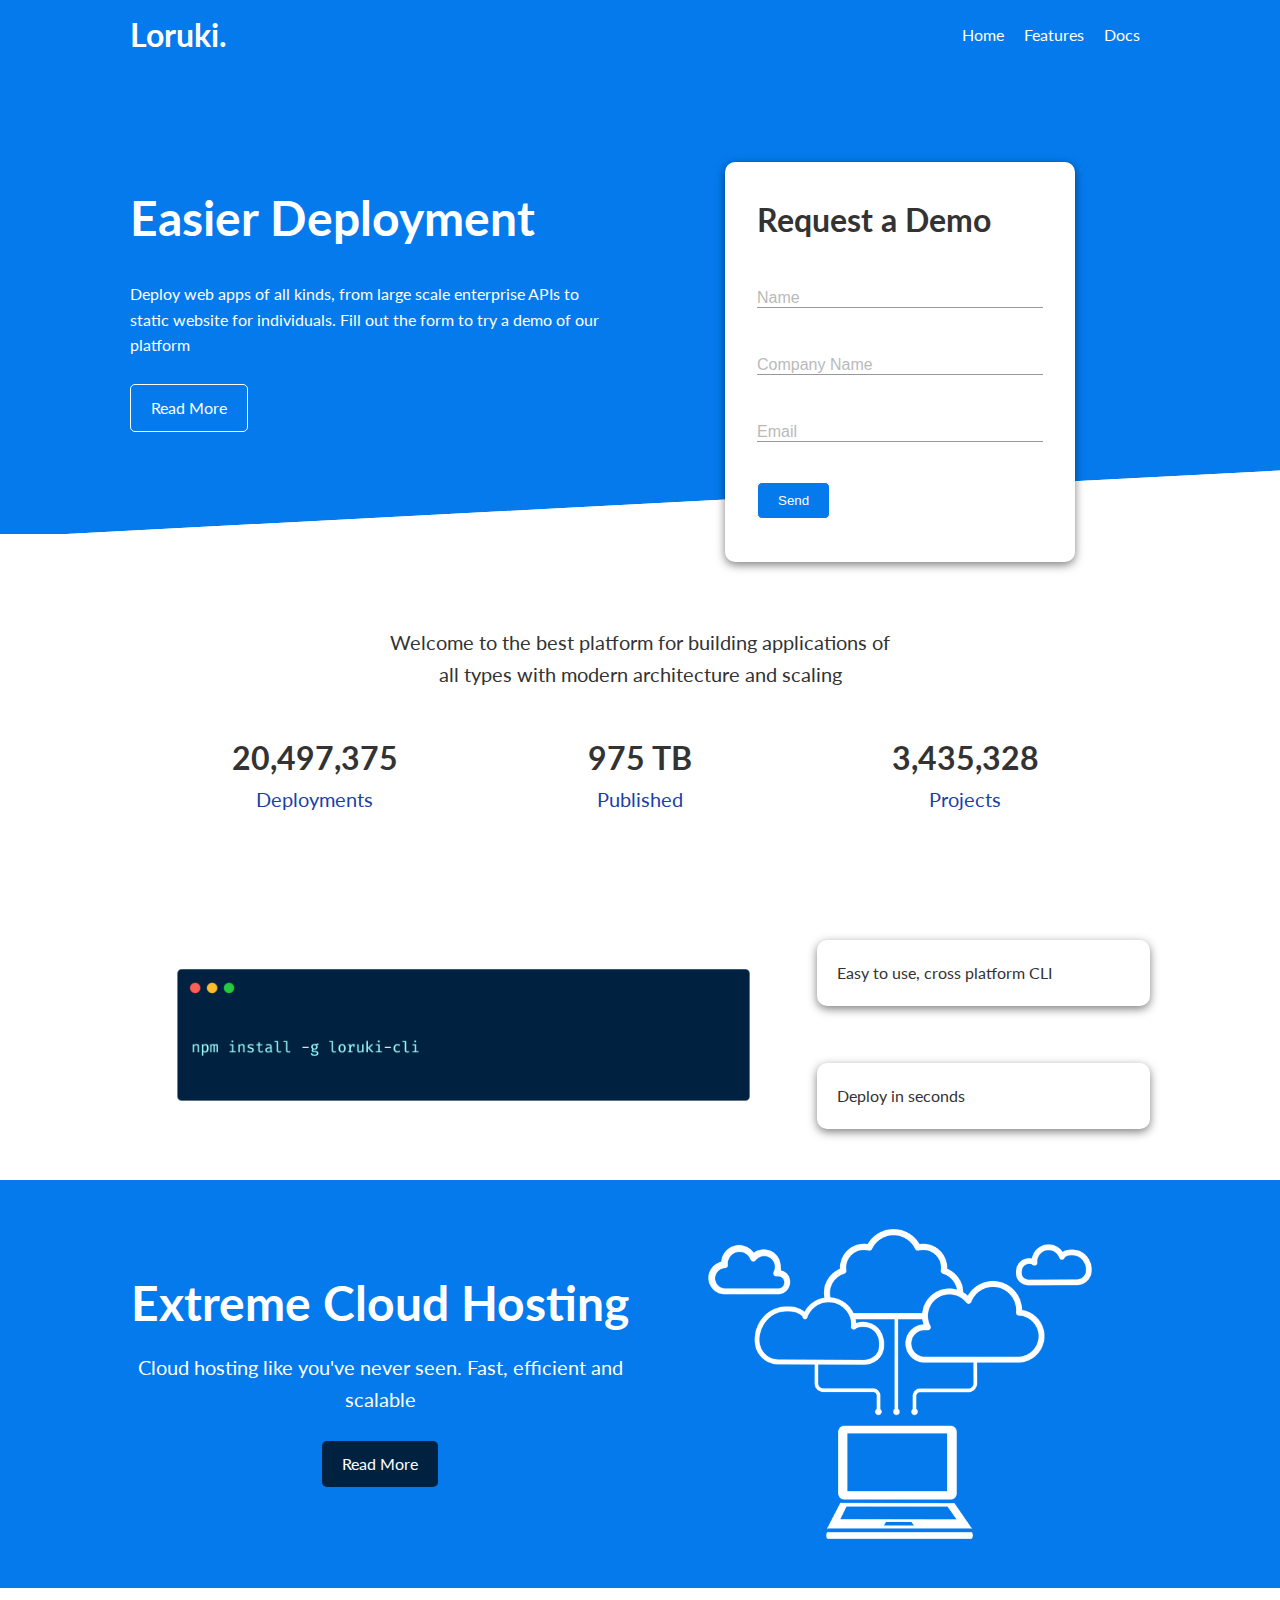
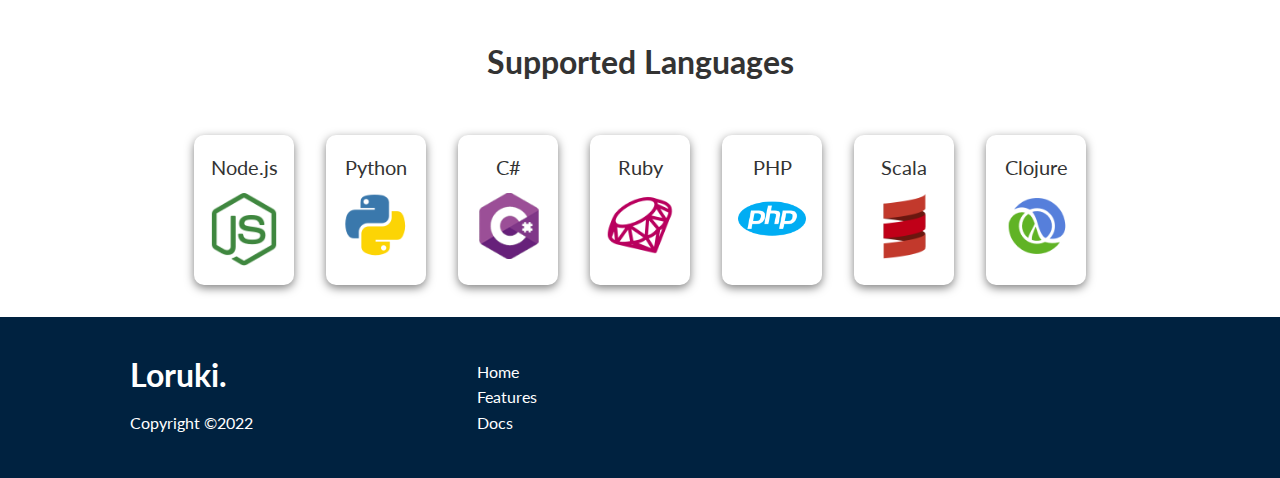
<file: index.html>
<!DOCTYPE html>
<html lang="en">
  <head>
    <meta charset="UTF-8" />
    <meta http-equiv="X-UA-Compatible" content="IE=edge" />
    <meta name="viewport" content="width=device-width, initial-scale=1.0" />
    <title>Loruki | Cloud Hosting For Everyone</title>
    <link
      rel="stylesheet"
      href="https://cdnjs.cloudflare.com/ajax/libs/font-awesome/6.2.1/css/all.min.css"
      integrity="sha512-MV7K8+y+gLIBoVD59lQIYicR65iaqukzvf/nwasF0nqhPay5w/9lJmVM2hMDcnK1OnMGCdVK+iQrJ7lzPJQd1w=="
      crossorigin="anonymous"
      referrerpolicy="no-referrer"
    />
    <link rel="stylesheet" href="/css/utilities.css" />
    <link rel="stylesheet" href="/css/style.css" />
  </head>
  <body>
    <!-- Navbar -->
    <div class="navbar bg-primary">
      <div class="container flex">
        <h1>Loruki.</h1>
        <nav>
          <ul class="flex">
            <li><a href="index.html">Home</a></li>
            <li><a href="features.html">Features</a></li>
            <li><a href="docs.html">Docs</a></li>
          </ul>
        </nav>
      </div>
    </div>
    <!-- Home Main -->
    <section class="home-main bg-primary">
      <div class="container grid">
        <div class="home-main-text">
          <h1 class="lg my-2">Easier Deployment</h1>
          <p>
            Deploy web apps of all kinds, from large scale enterprise APIs to
            static website for individuals. Fill out the form to try a demo of
            our platform
          </p>
          <div>
            <a href="features.html" class="btn btn-primary my-1">Read More</a>
          </div>
        </div>
        <div class="home-main-form card m-3 p-3">
          <h1>Request a Demo</h1>
          <form
            name="contact"
            method="POST"
            netlify-honeypot="bot-field"
            data-netlify="true"
          >
            <input type="hidden" name="form-name" value="contact" />
            <p class="hidden">
              <label
                >Don't fill this out if you're human: <input name="bot-field"
              /></label>
            </p>
            <div class="form-control">
              <input
                type="text"
                placeholder="Name"
                name="name"
                required
                class="sm my-2"
              />
            </div>
            <div class="form-control">
              <input
                type="text"
                placeholder="Company Name"
                name="companyname"
                required
                class="sm my-2"
              />
            </div>
            <div class="form-control">
              <input
                type="email"
                placeholder="Email"
                name="email"
                required
                class="sm my-2"
              />
            </div>
            <input type="submit" value="Send" class="btn btn-primary my-1" />
          </form>
        </div>
      </div>
    </section>
    <!-- Stats -->
    <section class="stats py-3">
      <div class="container">
        <div class="stats-text">
          <p class="text-center lead">
            Welcome to the best platform for building applications of all types
            with modern architecture and scaling
          </p>
        </div>
        <div class="grid grid-3 p-3 text-center">
          <div>
            <i class="fas fa-server fa-3x"></i>
            <h1>20,497,375</h1>
            <p class="text-secondary lead">Deployments</p>
          </div>
          <div>
            <i class="fas fa-upload fa-3x"></i>
            <h1>975 TB</h1>
            <p class="text-secondary lead">Published</p>
          </div>
          <div>
            <i class="fas fa-project-diagram fa-3x"></i>
            <h1>3,435,328</h1>
            <p class="text-secondary lead">Projects</p>
          </div>
        </div>
      </div>
    </section>
    <!-- CLI -->
    <section class="cli py-3">
      <div class="container grid">
        <img src="/images/cli.png" alt="cli" />
        <div class="card my-1">
          <p>Easy to use, cross platform CLI</p>
        </div>
        <div class="card my-1">
          <p>Deploy in seconds</p>
        </div>
      </div>
    </section>
    <!-- Cloud -->
    <section class="cloud py-3 text-center bg-primary">
      <div class="container grid">
        <div class="cloud-text">
          <h1 class="lg">Extreme Cloud Hosting</h1>
          <p class="lead">
            Cloud hosting like you've never seen. Fast, efficient and scalable
          </p>
          <a href="features.html" class="btn btn-dark m-1">Read More</a>
        </div>
        <img src="/images/cloud.png" alt="" />
      </div>
    </section>
    <!-- Languages -->
    <section class="language py-1">
      <div class="container">
        <h1 class="text-center py-3 md">Supported Languages</h1>
        <div class="language-cards flex">
          <div class="card p-1 m-1 text-center lead">
            <p>Node.js</p>
            <img src="/images/logos/node.png" alt="" />
          </div>
          <div class="card p-1 m-1 text-center lead">
            <p>Python</p>
            <img src="/images/logos/python.png" alt="" />
          </div>
          <div class="card p-1 m-1 text-center lead">
            <p>C#</p>
            <img src="/images/logos/csharp.png" alt="" />
          </div>
          <div class="card p-1 m-1 text-center lead">
            <p>Ruby</p>
            <img src="/images/logos/ruby.png" alt="" />
          </div>
          <div class="card p-1 m-1 text-center lead">
            <p>PHP</p>
            <img src="/images/logos/php.png" alt="" />
          </div>
          <div class="card p-1 m-1 text-center lead">
            <p>Scala</p>
            <img src="/images/logos/scala.png" alt="" />
          </div>
          <div class="card p-1 m-1 text-center lead">
            <p>Clojure</p>
            <img src="/images/logos/clojure.png" alt="" />
          </div>
        </div>
      </div>
    </section>
    <!-- Footer -->
    <footer class="footer py-3 bg-dark">
      <div class="container grid">
        <div>
          <h1>Loruki.</h1>
          <p>Copyright &copy;2022</p>
        </div>
        <nav>
          <ul>
            <li><a href="index.html">Home</a></li>
            <li><a href="features.html">Features</a></li>
            <li><a href="docs.html">Docs</a></li>
          </ul>
        </nav>
        <div class="social">
          <a href="#">
            <i class="fab fa-github fa-2x"></i>
          </a>
          <a href="#">
            <i class="fab fa-facebook fa-2x"></i>
          </a>
          <a href="#">
            <i class="fab fa-instagram fa-2x"></i>
          </a>
          <a href="#">
            <i class="fab fa-twitter fa-2x"></i>
          </a>
        </div>
      </div>
    </footer>
  </body>
</html>
</file>
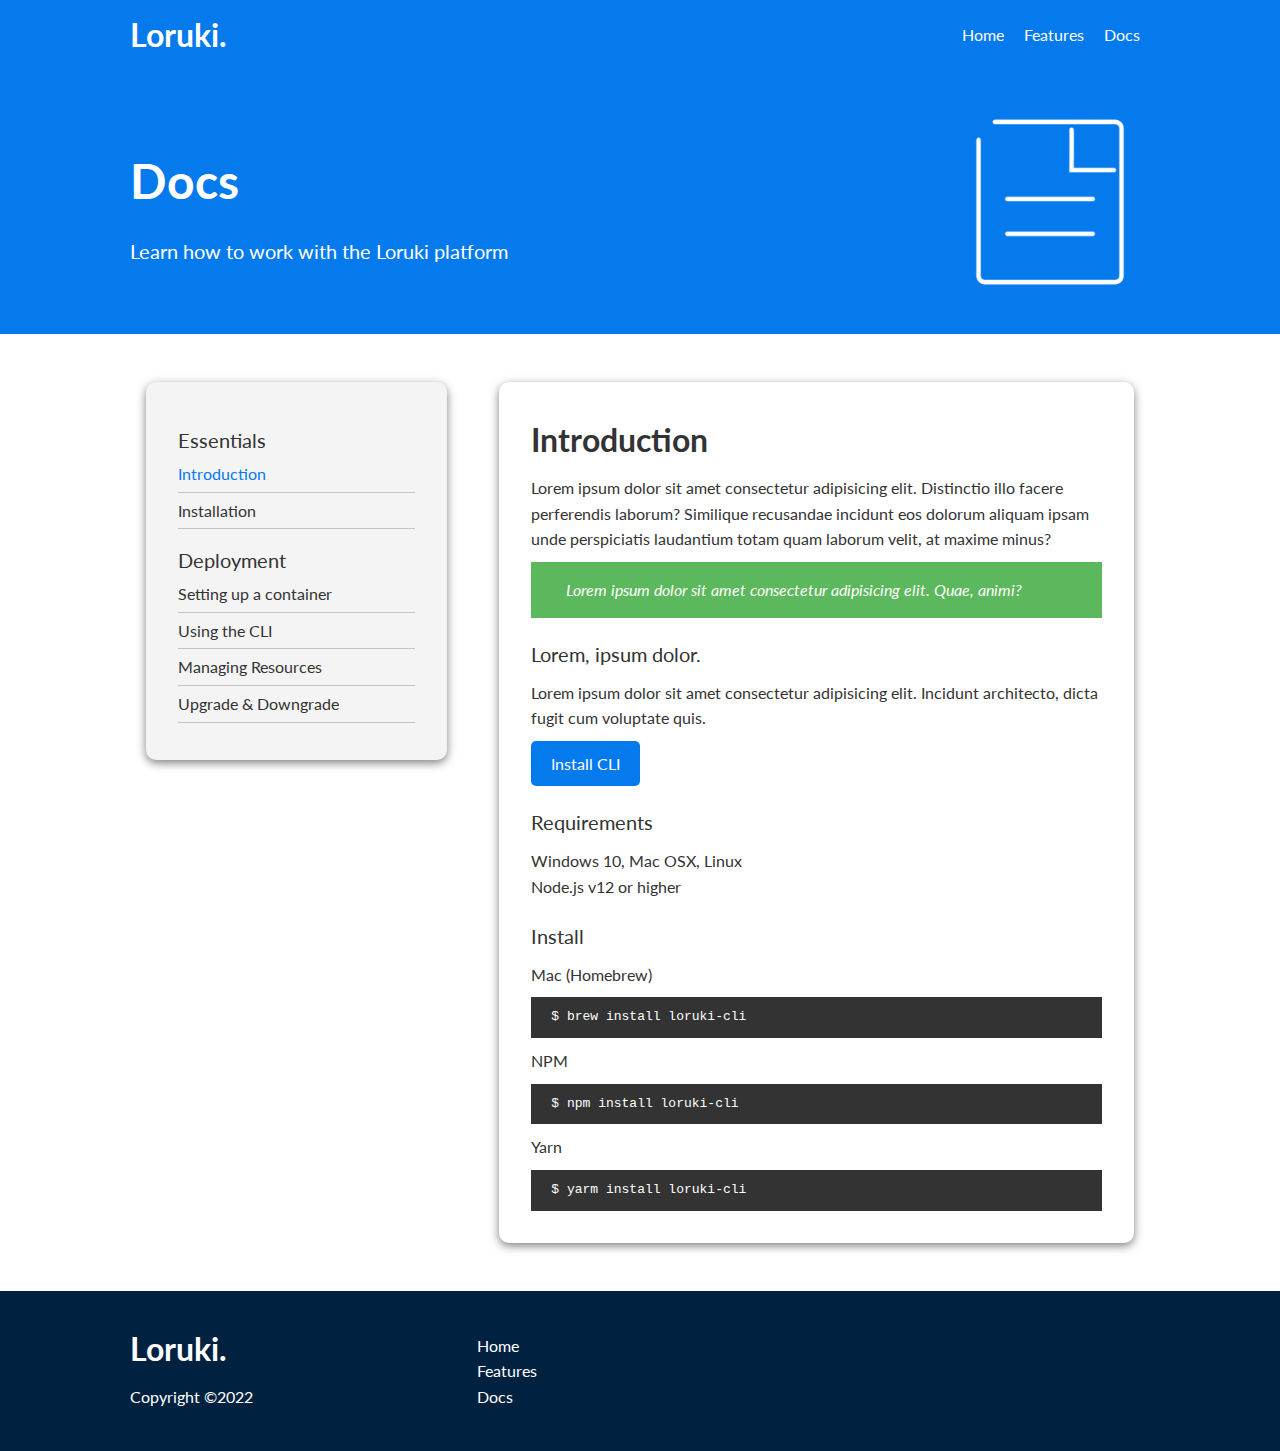
<file: docs.html>
<!DOCTYPE html>
<html lang="en">
  <head>
    <meta charset="UTF-8" />
    <meta http-equiv="X-UA-Compatible" content="IE=edge" />
    <meta name="viewport" content="width=device-width, initial-scale=1.0" />
    <title>Loruki | Cloud Hosting For Everyone</title>
    <link
      rel="stylesheet"
      href="https://cdnjs.cloudflare.com/ajax/libs/font-awesome/6.2.1/css/all.min.css"
      integrity="sha512-MV7K8+y+gLIBoVD59lQIYicR65iaqukzvf/nwasF0nqhPay5w/9lJmVM2hMDcnK1OnMGCdVK+iQrJ7lzPJQd1w=="
      crossorigin="anonymous"
      referrerpolicy="no-referrer"
    />
    <link rel="stylesheet" href="/css/utilities.css" />
    <link rel="stylesheet" href="/css/style.css" />
  </head>
  <body>
    <!-- Navbar -->
    <div class="navbar bg-primary">
      <div class="container flex">
        <h1>Loruki.</h1>
        <nav>
          <ul class="flex">
            <li><a href="index.html">Home</a></li>
            <li><a href="features.html">Features</a></li>
            <li><a href="docs.html">Docs</a></li>
          </ul>
        </nav>
      </div>
    </div>

    <!-- Docs Main -->
    <section class="docs-main bg-primary py-3">
      <div class="container grid">
        <div class="docs-main-text">
          <h1 class="lg my-1">Docs</h1>
          <p class="lead">Learn how to work with the Loruki platform</p>
        </div>
        <img src="/images/docs.png" alt="" />
      </div>
    </section>

    <!-- Docs Body -->
    <section class="docs-body py-3">
      <div class="container grid">
        <div class="card m-1 p-3 bg-light">
          <ul>
            <li class="lead">Essentials</li>
            <li class="text-primary sm">Introduction</li>
            <li class="sm">Installation</li>
            <li class="lead">Deployment</li>
            <li class="sm">Setting up a container</li>
            <li class="sm">Using the CLI</li>
            <li class="sm">Managing Resources</li>
            <li class="sm">Upgrade & Downgrade</li>
          </ul>
        </div>
        <div class="card card-main m-1 p-3">
          <h1 class="md">Introduction</h1>
          <p class="sm">
            Lorem ipsum dolor sit amet consectetur adipisicing elit. Distinctio
            illo facere perferendis laborum? Similique recusandae incidunt eos
            dolorum aliquam ipsam unde perspiciatis laudantium totam quam
            laborum velit, at maxime minus?
          </p>
          <div class="alert-success">
            <i class="fas fa-info"></i>
            <i
              >Lorem ipsum dolor sit amet consectetur adipisicing elit. Quae,
              animi?</i
            >
          </div>
          <p class="lead">Lorem, ipsum dolor.</p>
          <p>
            Lorem ipsum dolor sit amet consectetur adipisicing elit. Incidunt
            architecto, dicta fugit cum voluptate quis.
          </p>
          <a href="docs.html" class="btn btn-primary">Install CLI</a>
          <p class="lead">Requirements</p>
          <p>
            Windows 10, Mac OSX, Linux <br />
            Node.js v12 or higher
          </p>
          <p class="lead">Install</p>
          <p>Mac (Homebrew)</p>
          <pre><code>$ brew install loruki-cli</code></pre>
          <p>NPM</p>
          <pre><code>$ npm install loruki-cli</code></pre>
          <p>Yarn</p>
          <pre><code>$ yarm install loruki-cli</code></pre>
        </div>
      </div>
    </section>

    <!-- Footer -->
    <footer class="footer py-3 bg-dark">
      <div class="container grid">
        <div>
          <h1>Loruki.</h1>
          <p>Copyright &copy;2022</p>
        </div>
        <nav>
          <ul>
            <li><a href="index.html">Home</a></li>
            <li><a href="features.html">Features</a></li>
            <li><a href="docs.html">Docs</a></li>
          </ul>
        </nav>
        <div class="social">
          <a href="#">
            <i class="fab fa-github fa-2x"></i>
          </a>
          <a href="#">
            <i class="fab fa-facebook fa-2x"></i>
          </a>
          <a href="#">
            <i class="fab fa-instagram fa-2x"></i>
          </a>
          <a href="#">
            <i class="fab fa-twitter fa-2x"></i>
          </a>
        </div>
      </div>
    </footer>
  </body>
</html>
</file>
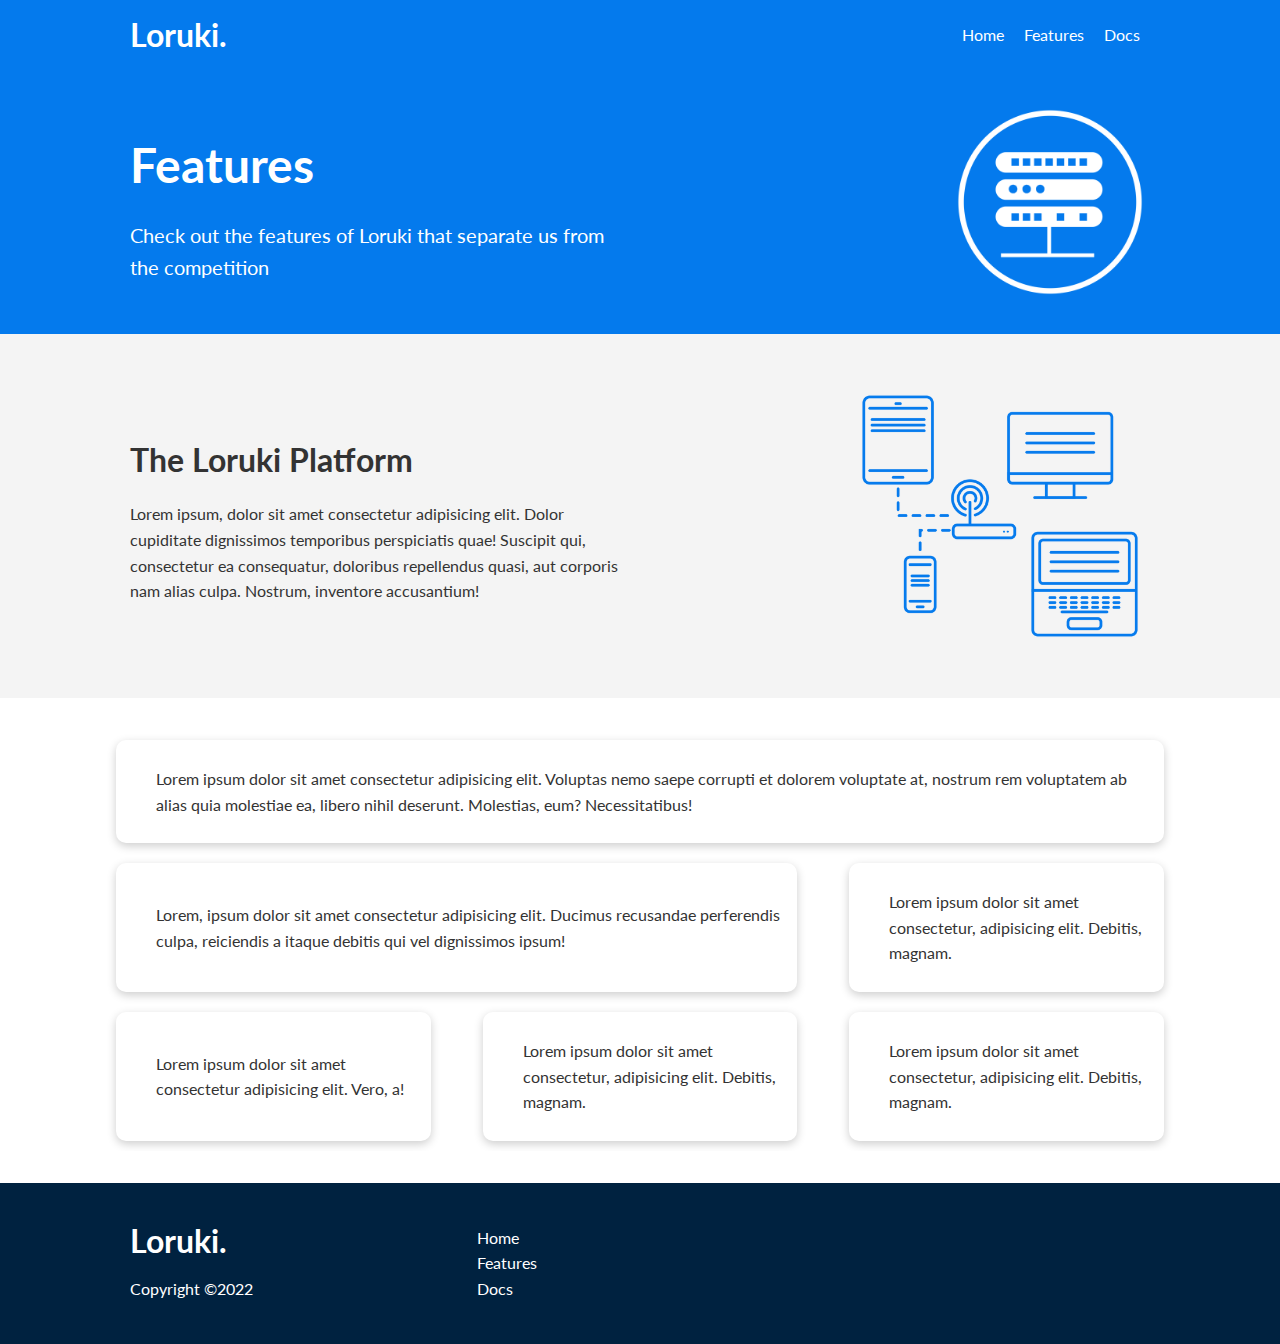
<file: features.html>
<!DOCTYPE html>
<html lang="en">
  <head>
    <meta charset="UTF-8" />
    <meta http-equiv="X-UA-Compatible" content="IE=edge" />
    <meta name="viewport" content="width=device-width, initial-scale=1.0" />
    <title>Loruki | Cloud Hosting For Everyone</title>
    <link
      rel="stylesheet"
      href="https://cdnjs.cloudflare.com/ajax/libs/font-awesome/6.2.1/css/all.min.css"
      integrity="sha512-MV7K8+y+gLIBoVD59lQIYicR65iaqukzvf/nwasF0nqhPay5w/9lJmVM2hMDcnK1OnMGCdVK+iQrJ7lzPJQd1w=="
      crossorigin="anonymous"
      referrerpolicy="no-referrer"
    />
    <link rel="stylesheet" href="/css/utilities.css" />
    <link rel="stylesheet" href="/css/style.css" />
  </head>
  <body>
    <!-- Navbar -->
    <div class="navbar bg-primary">
      <div class="container flex">
        <h1>Loruki.</h1>
        <nav>
          <ul class="flex">
            <li><a href="index.html">Home</a></li>
            <li><a href="features.html">Features</a></li>
            <li><a href="docs.html">Docs</a></li>
          </ul>
        </nav>
      </div>
    </div>

    <!-- Features Main -->
    <section class="feature-main bg-primary py-3">
      <div class="container grid">
        <div class="feature-main-text">
          <h1 class="lg my-1">Features</h1>
          <p class="lead">
            Check out the features of Loruki that separate us from the
            competition
          </p>
        </div>
        <img src="/images/server.png" alt="" />
      </div>
    </section>

    <!-- Features Sub-Main -->
    <section class="feature-sub-main bg-light py-3">
      <div class="container grid">
        <div class="feature-sub-main-text">
          <h1 class="md my-1">The Loruki Platform</h1>
          <p>
            Lorem ipsum, dolor sit amet consectetur adipisicing elit. Dolor
            cupiditate dignissimos temporibus perspiciatis quae! Suscipit qui,
            consectetur ea consequatur, doloribus repellendus quasi, aut
            corporis nam alias culpa. Nostrum, inventore accusantium!
          </p>
        </div>
        <img src="/images/server2.png" alt="" />
      </div>
    </section>

    <!-- Features Card -->
    <section class="feature-card py-3">
      <div class="container grid">
        <div class="card m-1 flex">
          <i class="fas fa-server fa-3x"></i>
          <p>
            Lorem ipsum dolor sit amet consectetur adipisicing elit. Voluptas
            nemo saepe corrupti et dolorem voluptate at, nostrum rem voluptatem
            ab alias quia molestiae ea, libero nihil deserunt. Molestias, eum?
            Necessitatibus!
          </p>
        </div>
        <div class="card m-1 flex">
          <i class="fas fa-upload fa-3x"></i>
          <p>
            Lorem, ipsum dolor sit amet consectetur adipisicing elit. Ducimus
            recusandae perferendis culpa, reiciendis a itaque debitis qui vel
            dignissimos ipsum!
          </p>
        </div>
        <div class="card m-1 flex">
          <i class="fas fa-network-wired fa-3x"></i>
          <p>
            Lorem ipsum dolor sit amet consectetur, adipisicing elit. Debitis,
            magnam.
          </p>
        </div>
        <div class="card m-1 flex">
          <i class="fas fa-laptop-code fa-3x"></i>
          <p>
            Lorem ipsum dolor sit amet consectetur adipisicing elit. Vero, a!
          </p>
        </div>
        <div class="card m-1 flex">
          <i class="fas fa-database fa-3x"></i>
          <p>
            Lorem ipsum dolor sit amet consectetur, adipisicing elit. Debitis,
            magnam.
          </p>
        </div>
        <div class="card m-1 flex">
          <i class="fas fa-power-off fa-3x"></i>
          <p>
            Lorem ipsum dolor sit amet consectetur, adipisicing elit. Debitis,
            magnam.
          </p>
        </div>
      </div>
    </section>

    <!-- Footer -->
    <footer class="footer py-3 bg-dark">
      <div class="container grid">
        <div>
          <h1>Loruki.</h1>
          <p>Copyright &copy;2022</p>
        </div>
        <nav>
          <ul>
            <li><a href="index.html">Home</a></li>
            <li><a href="features.html">Features</a></li>
            <li><a href="docs.html">Docs</a></li>
          </ul>
        </nav>
        <div class="social">
          <a href="#">
            <i class="fab fa-github fa-2x"></i>
          </a>
          <a href="#">
            <i class="fab fa-facebook fa-2x"></i>
          </a>
          <a href="#">
            <i class="fab fa-instagram fa-2x"></i>
          </a>
          <a href="#">
            <i class="fab fa-twitter fa-2x"></i>
          </a>
        </div>
      </div>
    </footer>
  </body>
</html>
</file>
<file: css/style.css>
/* Navbar */

.navbar {
  height: 70px;
}

.navbar .flex {
  justify-content: space-between;
}

.navbar a {
  padding: 10px;
}

.navbar a:hover {
  border-bottom: white 2px solid;
}

/* Home Main */

.home-main {
  position: relative;
}

.home-main-text {
  animation: slideInFromLeft 1s ease-in;
}

.home-main .grid {
  overflow: visible;
}

.home-main p {
  margin-right: 20px;
}

.home-main-form {
  position: relative;
  top: 60px;
  height: 400px;
  width: 350px;
  justify-self: center;
  z-index: 100;
  animation: slideInFromRight 1s ease-in;
}

.home-main .btn-primary {
  border: #fff solid 1px;
}

.form-control input[type="text"],
.form-control input[type="email"] {
  outline: none;
  border: none;
  border-bottom: solid #333 1px;
  width: 100%;
  opacity: 50%;
}

.home-main::after,
.home-main::before {
  content: "";
  position: absolute;
  bottom: -70px;
  background-color: #fff;
  height: 100px;
  left: 0;
  right: 0;
  transform: skewY(-3deg);
}

/* Stats */

.stats {
  margin-top: 60px;
}

.stats-text {
  max-width: 500px;
  margin: 0 auto;
}

.stats .grid-3 {
  grid-template-columns: repeat(3, 1fr);
}

.stats i {
  padding-bottom: 20px;
}

.stats p {
  padding: 0;
  margin-top: 0;
}

/* CLI */

.cli .grid {
  grid-template-columns: 2fr 1fr;
  grid-template-rows: repeat(2, 1fr);
}

.cli .grid img {
  grid-column: 1/2;
  grid-row: 1/3;
}

.cli .card {
  padding: 10px 20px;
}

/* Languages */

.language .flex {
  flex-wrap: wrap;
}

.language .card {
  transition: transform 0.2s ease-in;
  width: 100px;
  height: 150px;
}

.language .card:hover {
  transform: translateY(-5px);
}

.language p {
  margin-top: 0;
}

/* Features Main */
.feature-main img,
.docs-main img {
  width: 200px;
  justify-self: flex-end;
}

/* Features Sub-Main */
.feature-sub-main img {
  width: 300px;
  justify-self: flex-end;
}

/* Features Card */

.feature-card .grid {
  grid-template-columns: repeat(3, 1fr);
  grid-template-rows: (3, 1fr);
  padding: 10px;
}

.feature-card p {
  padding-right: 15px;
}

.feature-card .grid > :nth-child(1) {
  grid-column: 1/4;
}

.feature-card .grid > :nth-child(2) {
  grid-column: 1/3;
}

.feature-card .card {
  box-shadow: 0 3px 10px rgba(0, 0, 0, 0.2);
}

.feature-card i {
  margin: 20px;
}

/* Docs Body */
.docs-body .grid {
  grid-template-columns: 1fr 2fr;
}

.docs-body .grid .card:nth-of-type(1) {
  align-self: start;
}

.docs-body ul .sm {
  padding-bottom: 5px;
  margin: 5px auto;
  border-bottom: rgba(0, 0, 0, 0.2) solid 0.5px;
}

.docs-body ul .lead {
  padding-top: 10px;
}

.docs-body .card-main p.lead {
  margin-top: 20px;
}

.docs-body .card-main .alert-success {
  padding: 15px;
}
.docs-body .card-main .fas {
  padding-left: 10px;
  padding-right: 10px;
}

/* Footer */
.footer .grid {
  grid-template-columns: repeat(3, 1fr);
}

.footer .social {
  justify-self: flex-end;
}

.footer .social i {
  padding: 10px;
}

.hidden {
  visibility: hidden;
  height: 0;
}

/* --------------- Animation --------------- */

@keyframes slideInFromLeft {
  0% {
    transform: translateX(-100%);
  }
  100% {
    transform: translateX(0);
  }
}

@keyframes slideInFromRight {
  0% {
    transform: translateX(100%);
  }
  100% {
    transform: translateX(0);
  }
}

/* --------------- Responsiveness --------------- */

@media (max-width: 768px) {
  .grid {
    grid-template-columns: 1fr;
    grid-template-rows: 1fr;
  }

  .home-main .grid,
  .feature-main .grid,
  .feature-sub-main .grid,
  .docs-main .grid {
    text-align: center;
  }

  .home-main .card,
  .feature-main img,
  .feature-sub-main img,
  .docs-main img {
    justify-self: center;
  }

  .stats .grid,
  .stats .grid-3,
  .cli .grid,
  .feature-card .grid,
  .docs-body .grid,
  .footer .grid {
    grid-template-columns: 1fr;
  }

  .feature-card .grid > :nth-child(1) {
    grid-column: 1;
  }

  .feature-card .grid > :nth-child(2) {
    grid-column: 1;
  }

  .footer .social {
    justify-self: flex-start;
  }
}

@media (max-width: 500px) {
  .flex {
    flex-direction: column;
  }

  .navbar {
    height: 120px;
  }

  .navbar .flex {
    justify-content: center;
  }

  .navbar nav .flex {
    flex-direction: row;
  }

  .home-main-text {
    max-width: 300px;
    margin: auto;
  }

  .feature-card p {
    padding-right: 15px;
    padding-left: 15px;
  }
}
</file>
<file: css/utilities.css>
/* 
  <link
      rel="stylesheet"
      href="https://cdnjs.cloudflare.com/ajax/libs/font-awesome/6.2.1/css/all.min.css"
      integrity="sha512-MV7K8+y+gLIBoVD59lQIYicR65iaqukzvf/nwasF0nqhPay5w/9lJmVM2hMDcnK1OnMGCdVK+iQrJ7lzPJQd1w=="
      crossorigin="anonymous"
      referrerpolicy="no-referrer"
  /> 
*/

@import url("https://fonts.googleapis.com/css2?family=Lato:wght@300&display=swap");

:root {
  --primary-color: #047aed;
  --secondary-color: #1c3fa8;
  --dark-color: #002240;
  --light-color: #f4f4f4;
  --success-color: #5cb85c;
  --error-color: #d9534f;
}

/* --------------- Default styling --------------- */

* {
  box-sizing: border-box;
  padding: 0;
  margin: 0;
}

body {
  font-family: "Lato", sans-serif;
  color: #333;
  line-height: 1.6;
}

ul {
  list-style-type: none;
}

a {
  text-decoration: none;
  color: #333;
}

p {
  margin: 10px 0;
}

img {
  width: 100%;
}

code,
pre {
  background-color: #333;
  color: white;
  padding: 10px;
}

/* --------------- Flex & Grid --------------- */

.container {
  max-width: 1100px;
  margin: 0 auto;
  padding: 0 40px;
  overflow: auto;
}

.flex {
  display: flex;
  justify-content: center;
  align-items: center;
  height: 100%;
}

.grid {
  display: grid;
  grid-template-columns: repeat(2, 1fr);
  gap: 20px;
  justify-content: center;
  align-items: center;
  height: 100%;
}

/* --------------- Cards, Background & Buttons --------------- */

.card {
  background-color: white;
  color: #333;
  border-radius: 10px;
  box-shadow: 0 3px 10px rgba(0, 0, 0, 0.5);
}

.btn {
  display: inline-block;
  cursor: pointer;
  background-color: #000;
  color: #fff;
  border: none;
  border-radius: 5px;
  padding: 10px 20px;
}

.btn:hover {
  transform: scale(0.98);
}

.bg-primary,
.btn-primary {
  background-color: var(--primary-color);
  color: #fff;
}

.bg-secondary,
.btn-secondary {
  background-color: var(--secondary-color);
  color: #fff;
}

.bg-dark,
.btn-dark {
  background-color: var(--dark-color);
  color: #fff;
}

.bg-light,
.btn-light {
  background-color: var(--light-color);
  color: #333;
}

.bg-primary a,
.btn-primary a,
.bg-secondary a,
.btn-secondary a,
.bg-dark a,
.btn-dark a {
  color: #fff;
}

/* --------------- Text Sizes --------------- */

.lead {
  font-size: 20px;
}

.sm {
  font-size: 1rem;
}

.md {
  font-size: 2rem;
}

.lg {
  font-size: 3rem;
}

.xl {
  font-size: 4rem;
}

/* --------------- Text Colors --------------- */

.text-primary {
  color: var(--primary-color);
}

.text-secondary {
  color: var(--secondary-color);
}

.text-dark {
  color: var(--dark-color);
}

.text-light {
  color: var(--light-color);
}

/* --------------- Positioning, Margin & Padding --------------- */

.text-center {
  text-align: center;
}

.my-1 {
  margin: 1rem 0;
}

.my-2 {
  margin: 1.5rem 0;
}

.my-3 {
  margin: 2rem 0;
}

.my-4 {
  margin: 3rem 0;
}

.my-5 {
  margin: 4rem 0;
}

.m-1 {
  margin: 1rem;
}

.m-2 {
  margin: 1.5rem;
}

.m-3 {
  margin: 2rem;
}

.m-4 {
  margin: 3rem;
}

.m-5 {
  margin: 4rem;
}

.py-1 {
  padding: 1rem 0;
}

.py-2 {
  padding: 1.5rem 0;
}

.py-3 {
  padding: 2rem 0;
}

.py-4 {
  padding: 3rem 0;
}

.py-5 {
  padding: 4rem 0;
}

.p-1 {
  padding: 1rem;
}

.p-2 {
  padding: 1.5rem;
}

.p-3 {
  padding: 2rem;
}

.p-4 {
  padding: 3rem;
}

.p-5 {
  padding: 4rem;
}

/* --------------- Alert --------------- */

.alert {
  background-color: var(--light-color);
  padding: 10px 20px;
  font-weight: bold;
  margin: 15px 0;
}

.alert i {
  margin-right: 10px;
}

.alert-success {
  background-color: var(--success-color);
  color: #fff;
}

.alert-error {
  background-color: var(--error-color);
  color: #fff;
}
</file>
